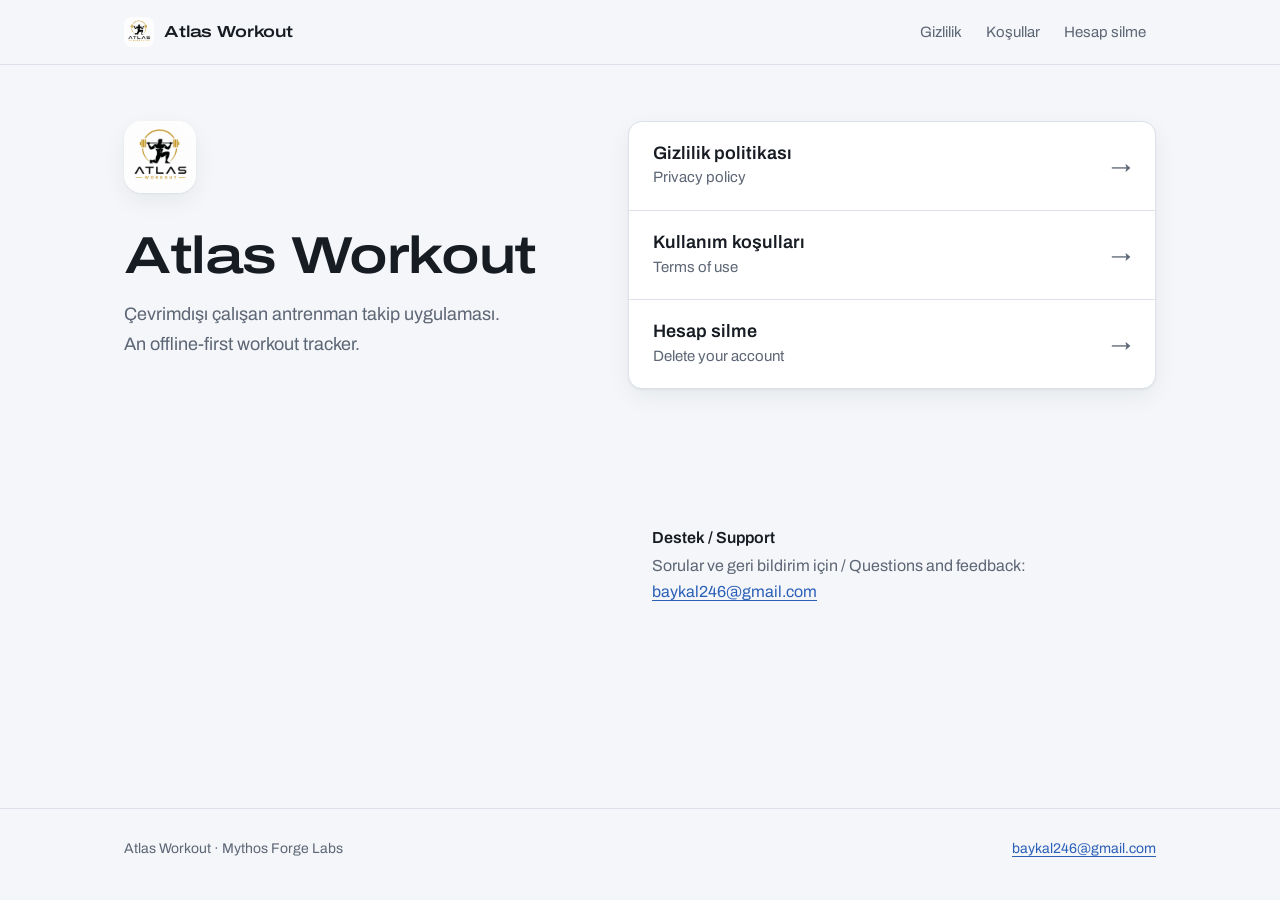
<file: index.html>
<!doctype html>
<html lang="tr">
<head>
  <meta charset="utf-8">
  <meta name="viewport" content="width=device-width, initial-scale=1">
  <title>Atlas Workout</title>
  <meta name="description" content="Çevrimdışı çalışan antrenman takip uygulaması. An offline-first workout tracker.">
  <meta name="color-scheme" content="light dark">
  <meta name="theme-color" content="#f4f6f9" media="(prefers-color-scheme: light)">
  <meta name="theme-color" content="#161a21" media="(prefers-color-scheme: dark)">
  <link rel="icon" type="image/png" href="icon.png">
  <link rel="apple-touch-icon" href="apple-touch-icon.png">
  <link rel="preload" href="fonts/archivo-expanded-600.woff" as="font" type="font/woff" crossorigin>
  <link rel="stylesheet" href="style.css">
</head>
<body>
<a class="skip" href="#main">İçeriğe geç</a>
<header class="site-header">
  <div class="bar">
    <a class="brand" href="index.html" aria-current="page"><img src="icon.png" alt="" width="30" height="30">Atlas Workout</a>
    <nav aria-label="Sayfalar">
      <a href="privacy.html">Gizlilik</a>
      <a href="terms.html">Koşullar</a>
      <a href="delete-account.html">Hesap silme</a>
    </nav>
  </div>
</header>
<main id="main" class="home">
  <div class="home-intro">
    <img src="apple-touch-icon.png" alt="Atlas Workout uygulama simgesi" width="72" height="72">
    <h1>Atlas Workout</h1>
    <p>
      <span>Çevrimdışı çalışan antrenman takip uygulaması.</span>
      <span lang="en">An offline-first workout tracker.</span>
    </p>
  </div>

  <ul class="links">
    <li><a href="privacy.html">
      <span><strong>Gizlilik politikası</strong><small lang="en">Privacy policy</small></span>
      <span class="arrow" aria-hidden="true">→</span>
    </a></li>
    <li><a href="terms.html">
      <span><strong>Kullanım koşulları</strong><small lang="en">Terms of use</small></span>
      <span class="arrow" aria-hidden="true">→</span>
    </a></li>
    <li><a href="delete-account.html">
      <span><strong>Hesap silme</strong><small lang="en">Delete your account</small></span>
      <span class="arrow" aria-hidden="true">→</span>
    </a></li>
  </ul>

  <section class="support">
    <h2>Destek <span lang="en">/ Support</span></h2>
    <p>Sorular ve geri bildirim için / <span lang="en">Questions and feedback:</span>
      <a href="mailto:baykal246@gmail.com">baykal246@gmail.com</a></p>
  </section>
</main>
<footer class="site-footer">
  <div class="bar">
    <p>Atlas Workout · Mythos Forge Labs</p>
    <p><a href="mailto:baykal246@gmail.com">baykal246@gmail.com</a></p>
  </div>
</footer>
</body>
</html>
</file>
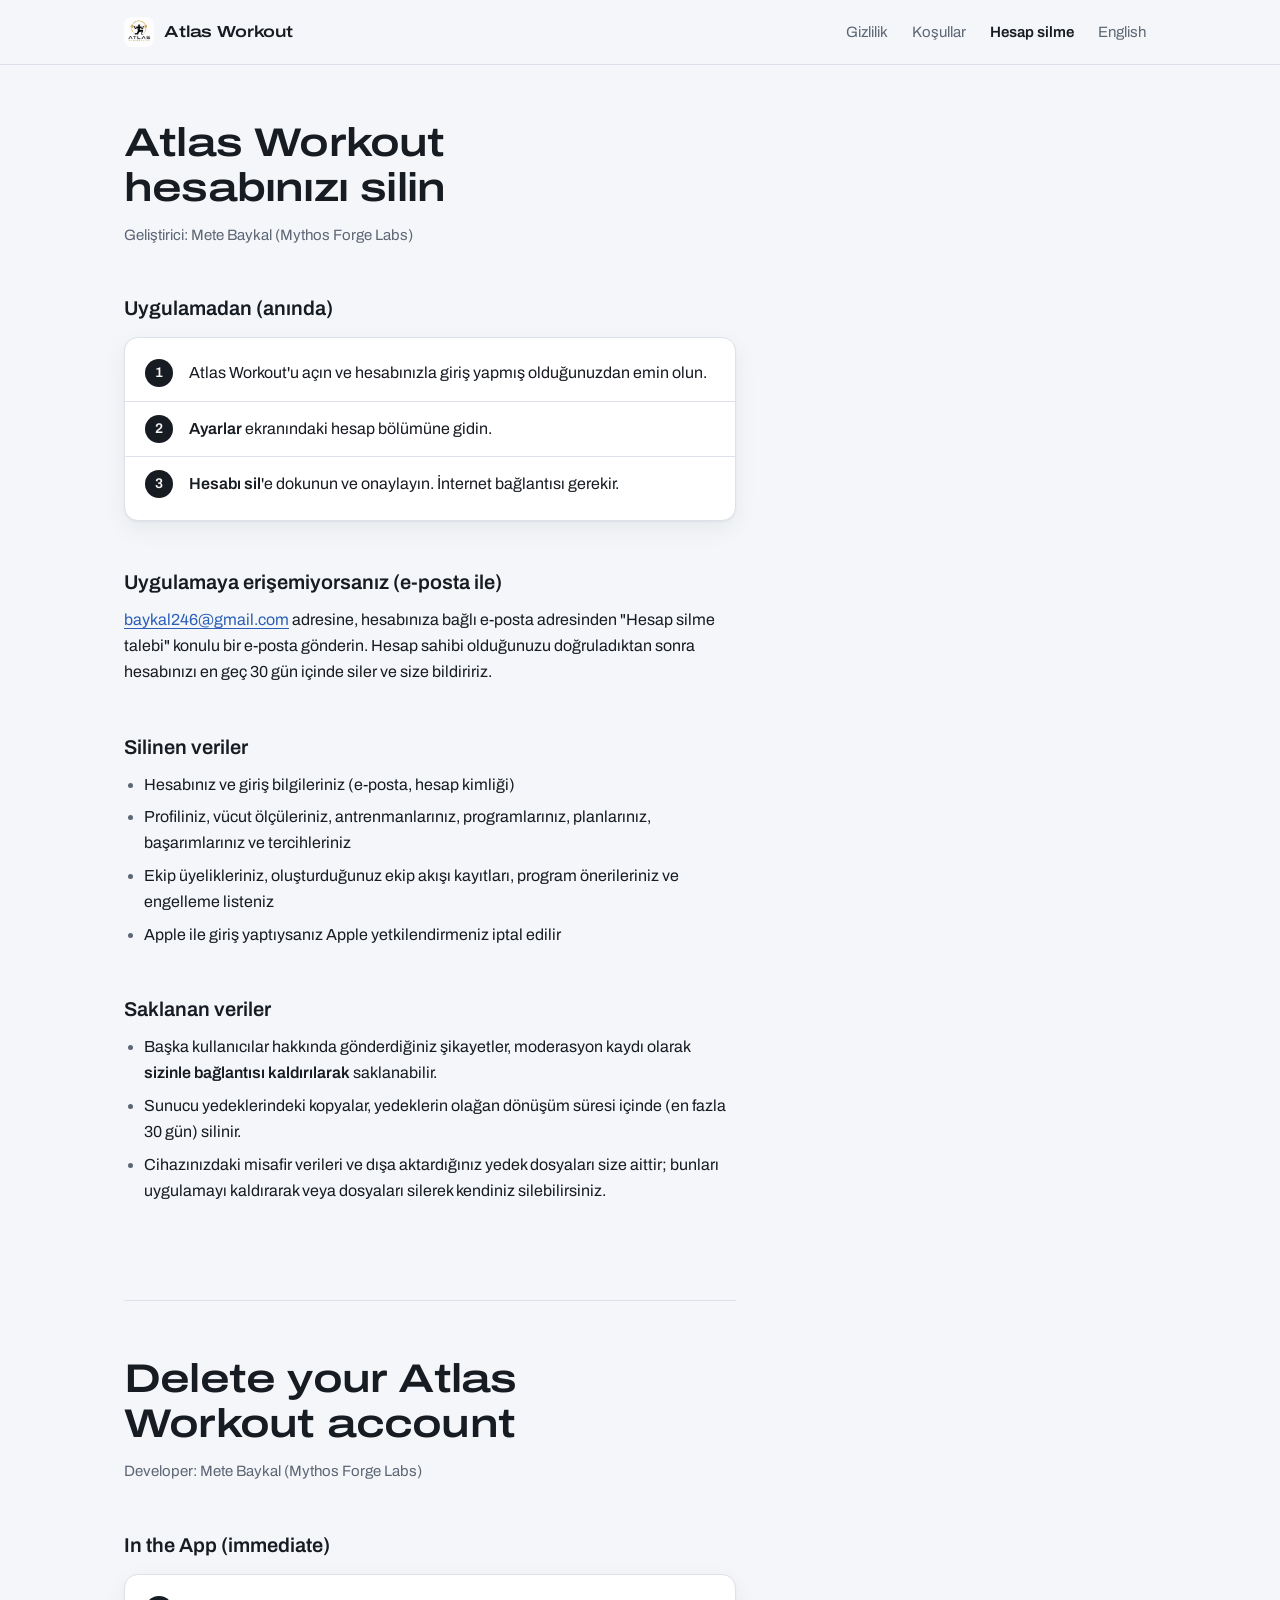
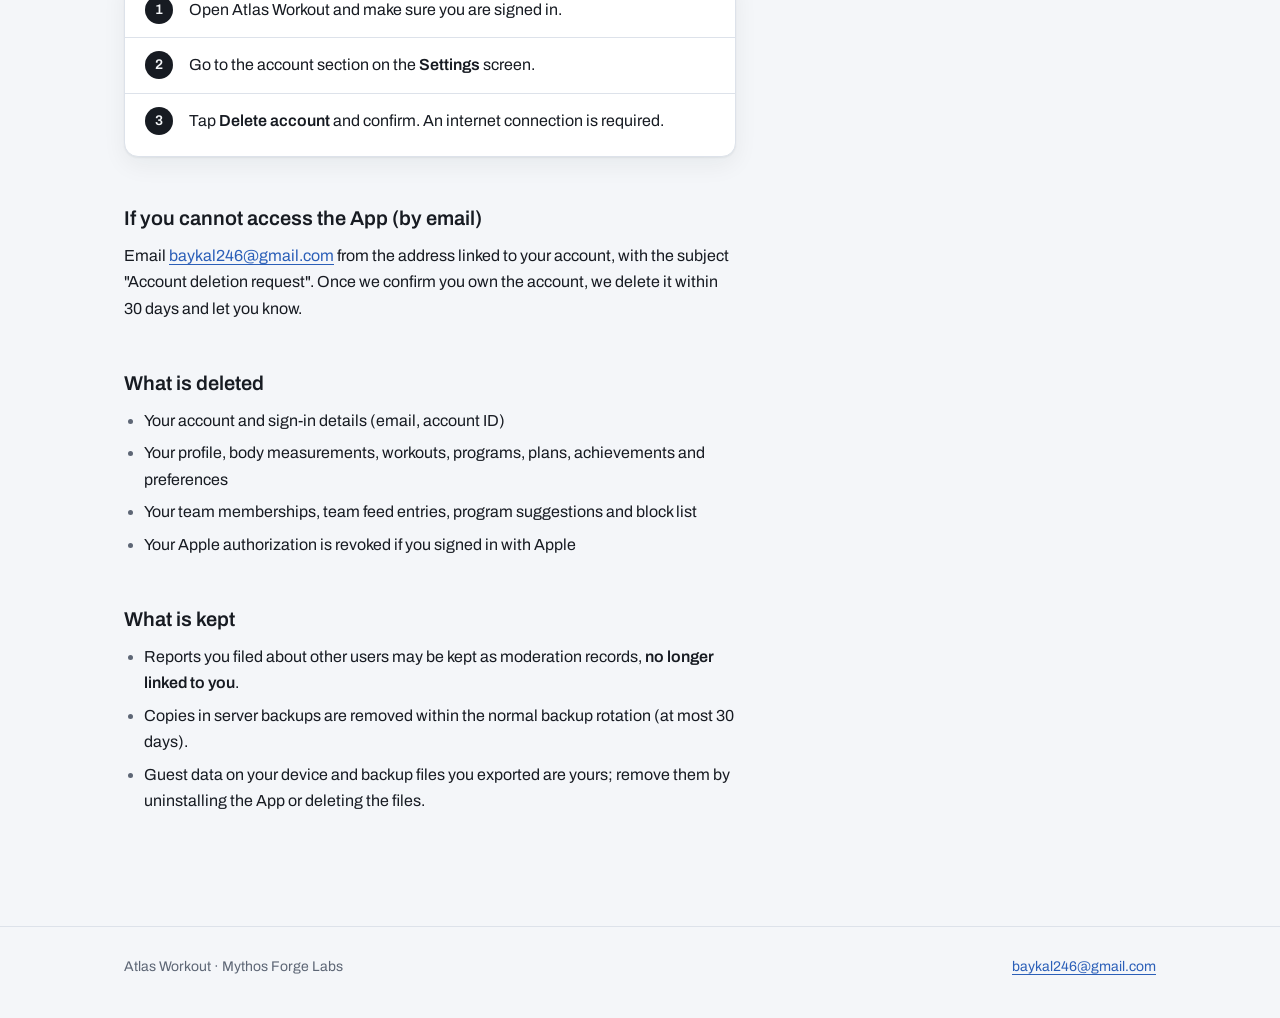
<file: delete-account.html>
<!doctype html>
<html lang="tr">
<head>
  <meta charset="utf-8">
  <meta name="viewport" content="width=device-width, initial-scale=1">
  <title>Hesap Silme · Atlas Workout</title>
  <meta name="color-scheme" content="light dark">
  <meta name="theme-color" content="#f4f6f9" media="(prefers-color-scheme: light)">
  <meta name="theme-color" content="#161a21" media="(prefers-color-scheme: dark)">
  <link rel="icon" type="image/png" href="icon.png">
  <link rel="apple-touch-icon" href="apple-touch-icon.png">
  <link rel="preload" href="fonts/archivo-400.woff" as="font" type="font/woff" crossorigin>
  <link rel="stylesheet" href="style.css">
</head>
<body>
<a class="skip" href="#main">İçeriğe geç</a>
<header class="site-header">
  <div class="bar">
    <a class="brand" href="index.html"><img src="icon.png" alt="" width="30" height="30">Atlas Workout</a>
    <nav aria-label="Sayfalar">
      <a href="privacy.html">Gizlilik</a>
      <a href="terms.html">Koşullar</a>
      <a href="delete-account.html" aria-current="page">Hesap silme</a>
      <a href="#en" lang="en">English</a>
    </nav>
  </div>
</header>
<main id="main">
<article class="doc">

  <h1>Atlas Workout hesabınızı silin</h1>
  <p class="meta">Geliştirici: Mete Baykal (Mythos Forge Labs)</p>

  <h2>Uygulamadan (anında)</h2>
  <ol class="steps">
    <li>Atlas Workout'u açın ve hesabınızla giriş yapmış olduğunuzdan emin olun.</li>
    <li><strong>Ayarlar</strong> ekranındaki hesap bölümüne gidin.</li>
    <li><strong>Hesabı sil</strong>'e dokunun ve onaylayın. İnternet bağlantısı gerekir.</li>
  </ol>

  <h2>Uygulamaya erişemiyorsanız (e-posta ile)</h2>
  <p><a href="mailto:baykal246@gmail.com?subject=Hesap%20silme%20talebi">baykal246@gmail.com</a>
  adresine, hesabınıza bağlı e-posta adresinden "Hesap silme talebi" konulu
  bir e-posta gönderin. Hesap sahibi olduğunuzu doğruladıktan sonra
  hesabınızı en geç 30 gün içinde siler ve size bildiririz.</p>

  <h2>Silinen veriler</h2>
  <ul>
    <li>Hesabınız ve giriş bilgileriniz (e-posta, hesap kimliği)</li>
    <li>Profiliniz, vücut ölçüleriniz, antrenmanlarınız, programlarınız,
    planlarınız, başarımlarınız ve tercihleriniz</li>
    <li>Ekip üyelikleriniz, oluşturduğunuz ekip akışı kayıtları, program
    önerileriniz ve engelleme listeniz</li>
    <li>Apple ile giriş yaptıysanız Apple yetkilendirmeniz iptal edilir</li>
  </ul>

  <h2>Saklanan veriler</h2>
  <ul>
    <li>Başka kullanıcılar hakkında gönderdiğiniz şikayetler, moderasyon
    kaydı olarak <strong>sizinle bağlantısı kaldırılarak</strong> saklanabilir.</li>
    <li>Sunucu yedeklerindeki kopyalar, yedeklerin olağan dönüşüm süresi
    içinde (en fazla 30 gün) silinir.</li>
    <li>Cihazınızdaki misafir verileri ve dışa aktardığınız yedek dosyaları
    size aittir; bunları uygulamayı kaldırarak veya dosyaları silerek
    kendiniz silebilirsiniz.</li>
  </ul>

  <section class="lang" id="en" lang="en">
    <h1>Delete your Atlas Workout account</h1>
    <p class="meta">Developer: Mete Baykal (Mythos Forge Labs)</p>

    <h2>In the App (immediate)</h2>
    <ol class="steps">
      <li>Open Atlas Workout and make sure you are signed in.</li>
      <li>Go to the account section on the <strong>Settings</strong> screen.</li>
      <li>Tap <strong>Delete account</strong> and confirm. An internet
      connection is required.</li>
    </ol>

    <h2>If you cannot access the App (by email)</h2>
    <p>Email <a href="mailto:baykal246@gmail.com?subject=Account%20deletion%20request">baykal246@gmail.com</a>
    from the address linked to your account, with the subject "Account
    deletion request". Once we confirm you own the account, we delete it
    within 30 days and let you know.</p>

    <h2>What is deleted</h2>
    <ul>
      <li>Your account and sign-in details (email, account ID)</li>
      <li>Your profile, body measurements, workouts, programs, plans,
      achievements and preferences</li>
      <li>Your team memberships, team feed entries, program suggestions and
      block list</li>
      <li>Your Apple authorization is revoked if you signed in with Apple</li>
    </ul>

    <h2>What is kept</h2>
    <ul>
      <li>Reports you filed about other users may be kept as moderation
      records, <strong>no longer linked to you</strong>.</li>
      <li>Copies in server backups are removed within the normal backup
      rotation (at most 30 days).</li>
      <li>Guest data on your device and backup files you exported are yours;
      remove them by uninstalling the App or deleting the files.</li>
    </ul>
  </section>
</article>
</main>
<footer class="site-footer">
  <div class="bar">
    <p>Atlas Workout · Mythos Forge Labs</p>
    <p><a href="mailto:baykal246@gmail.com">baykal246@gmail.com</a></p>
  </div>
</footer>
</body>
</html>
</file>
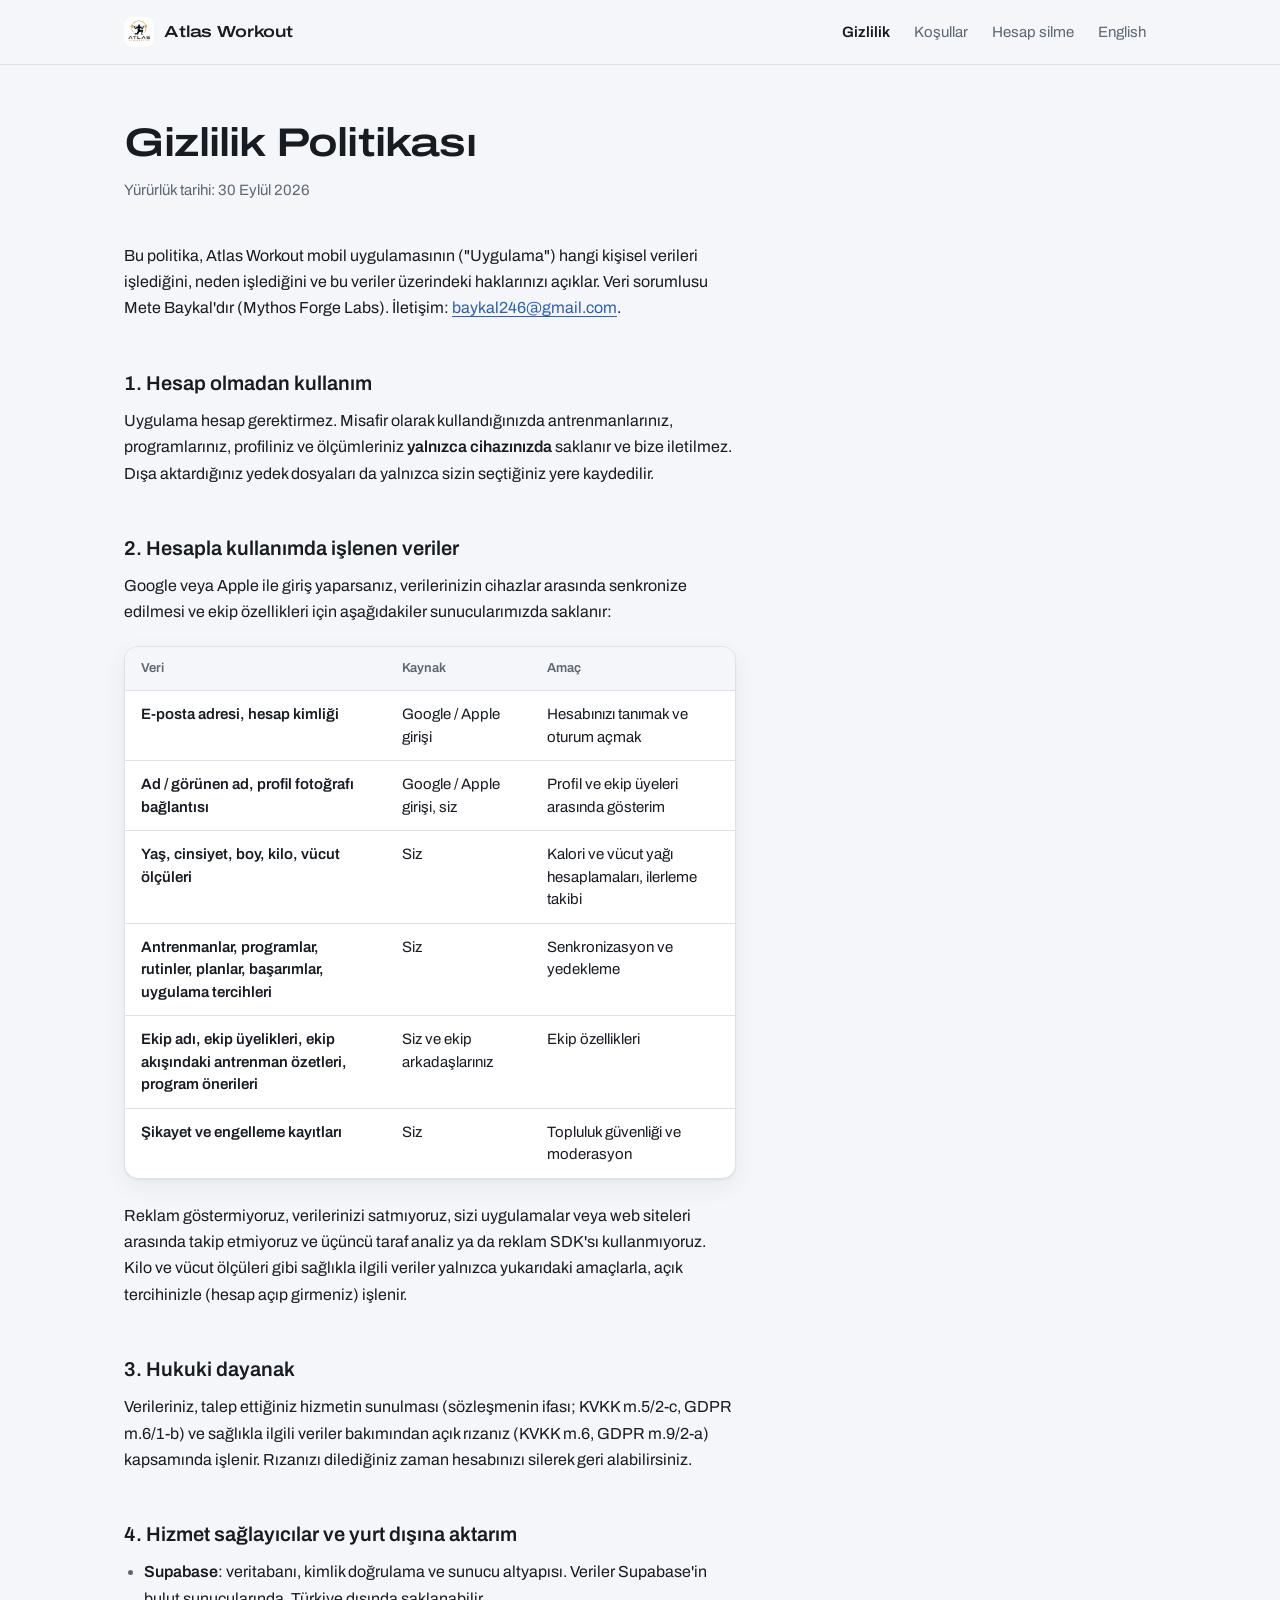
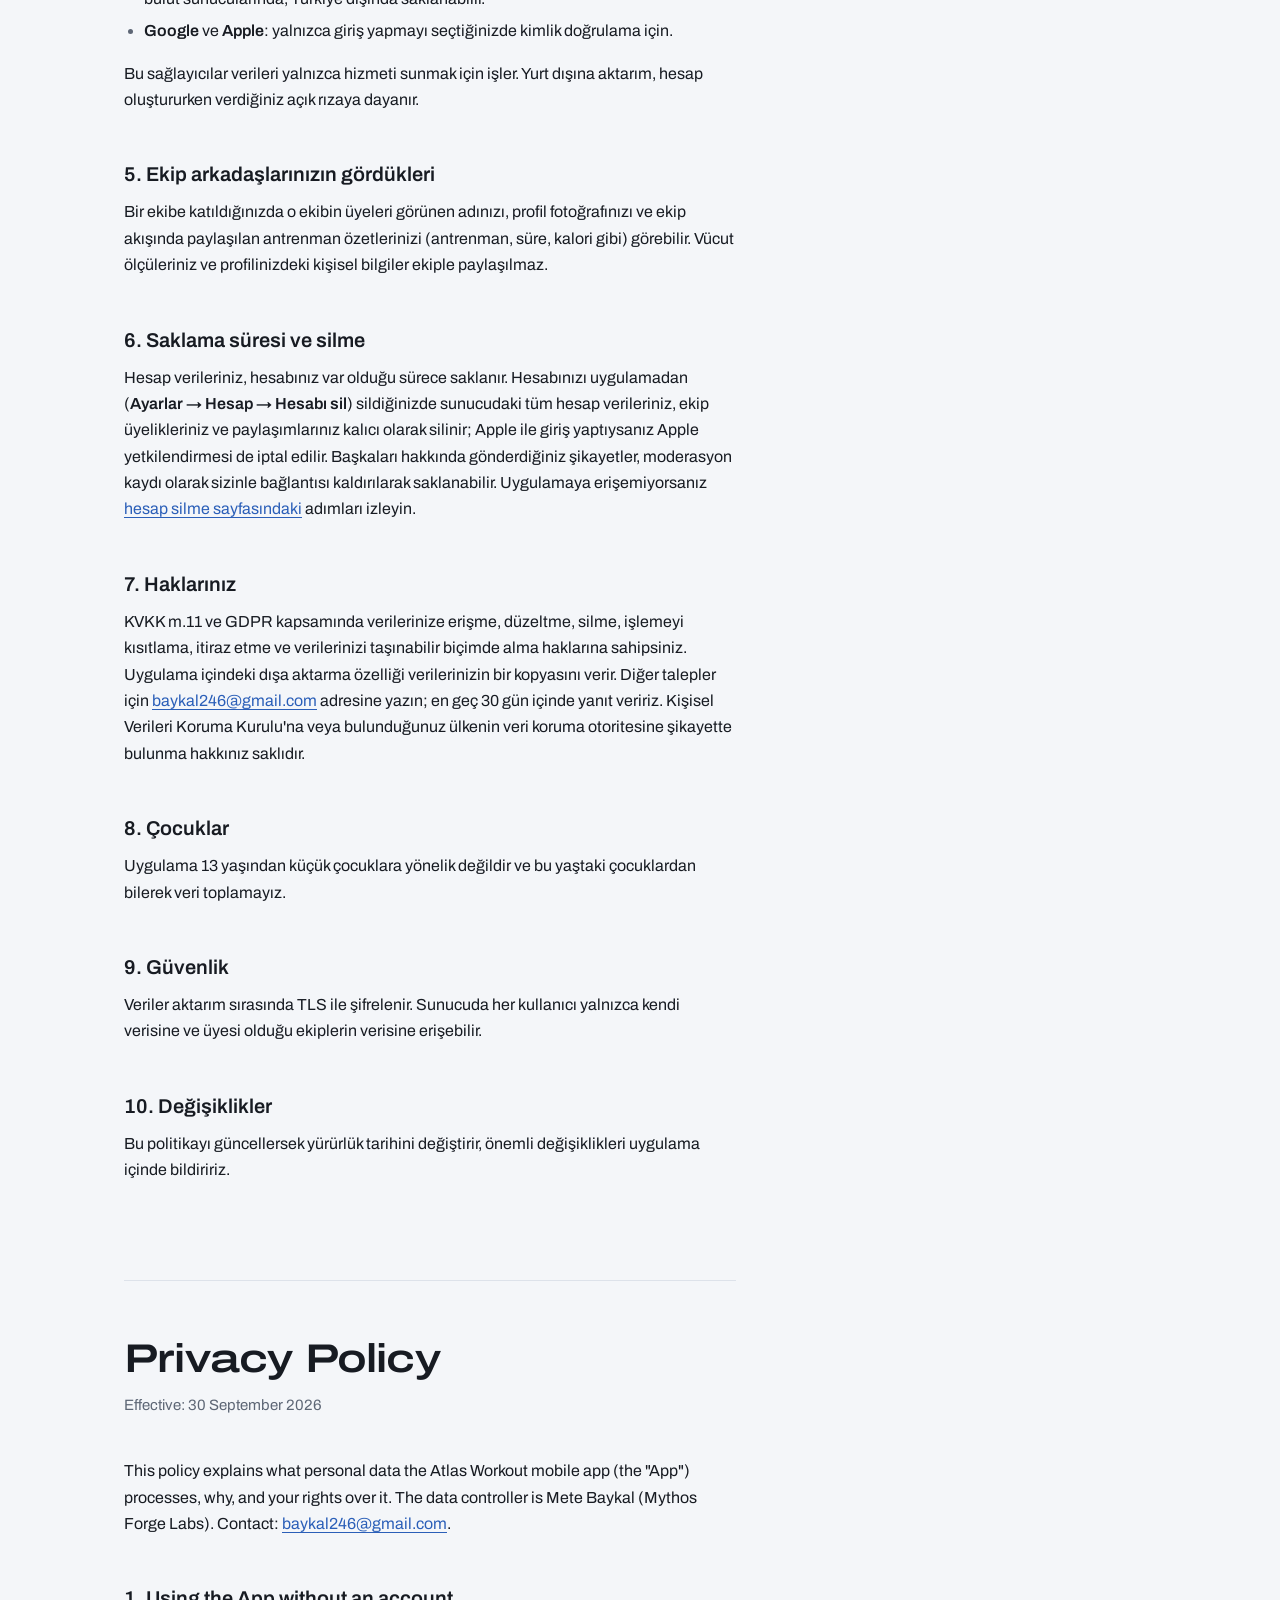
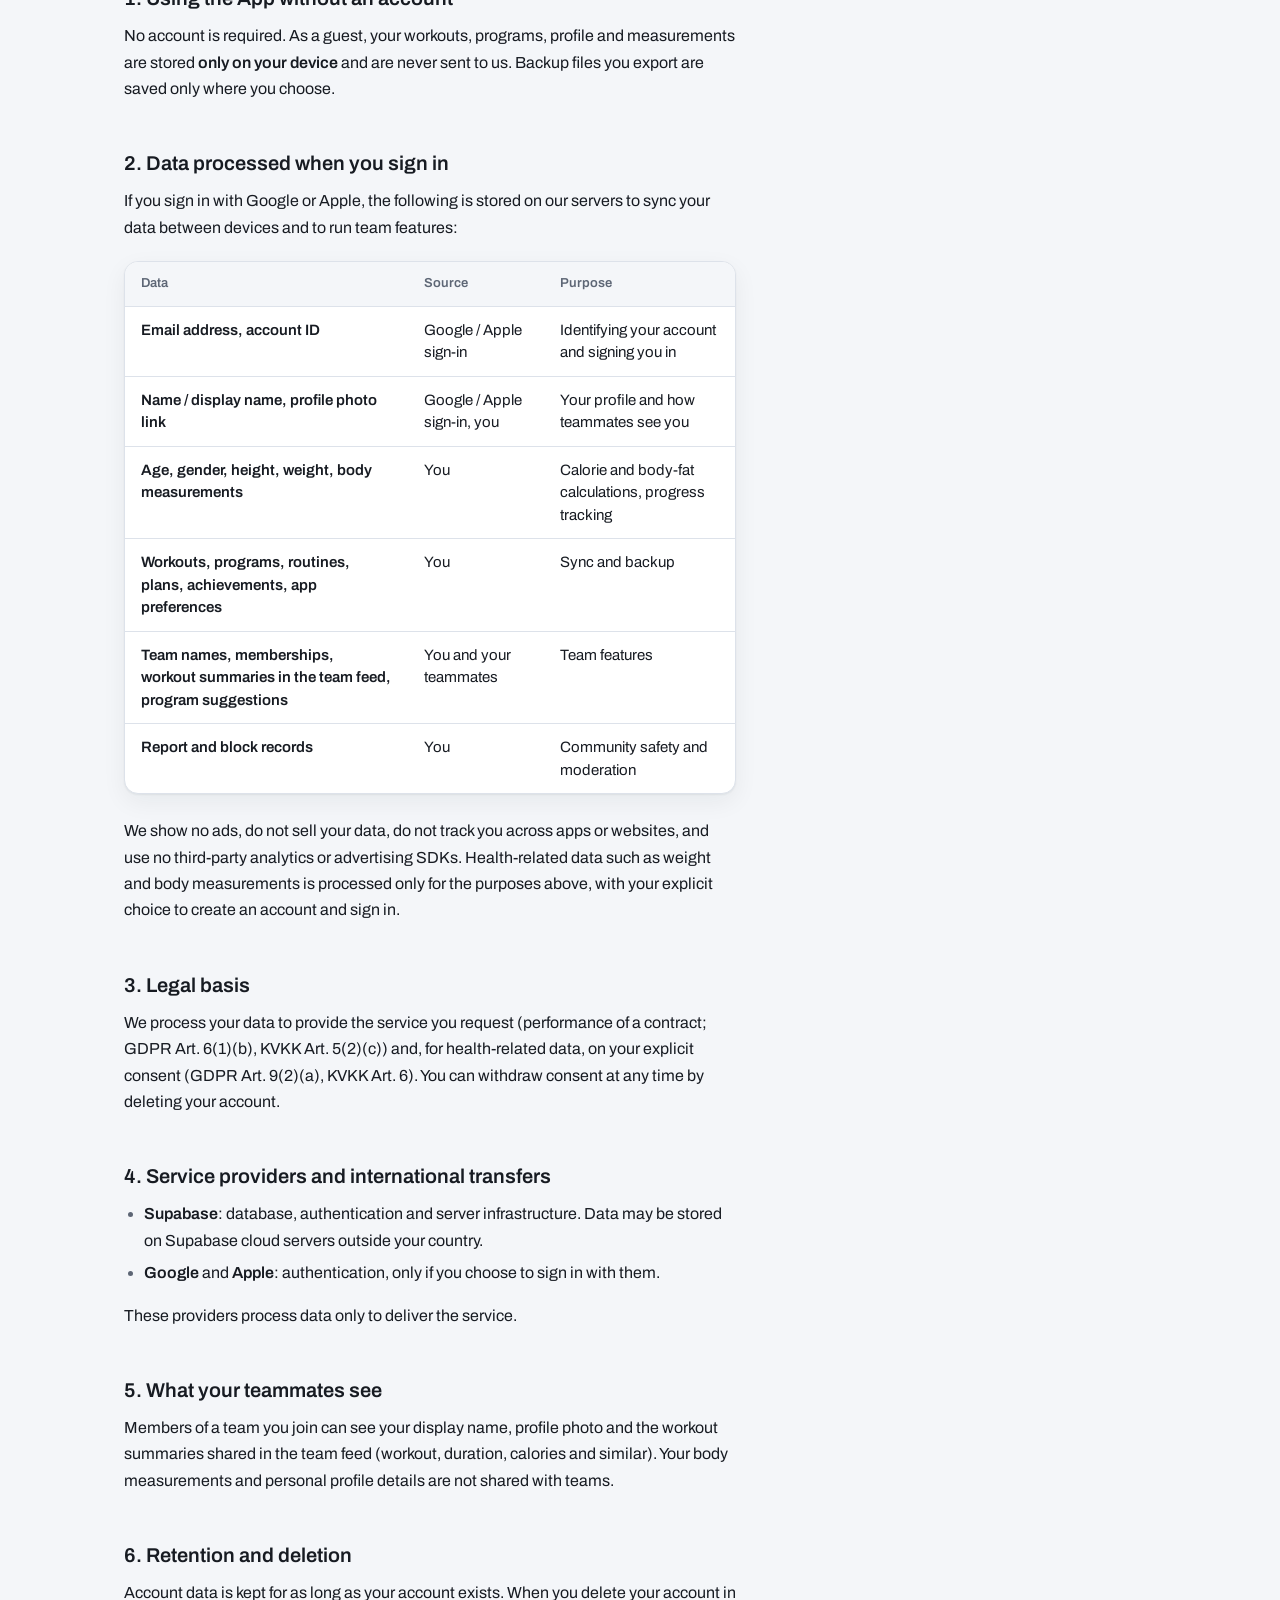
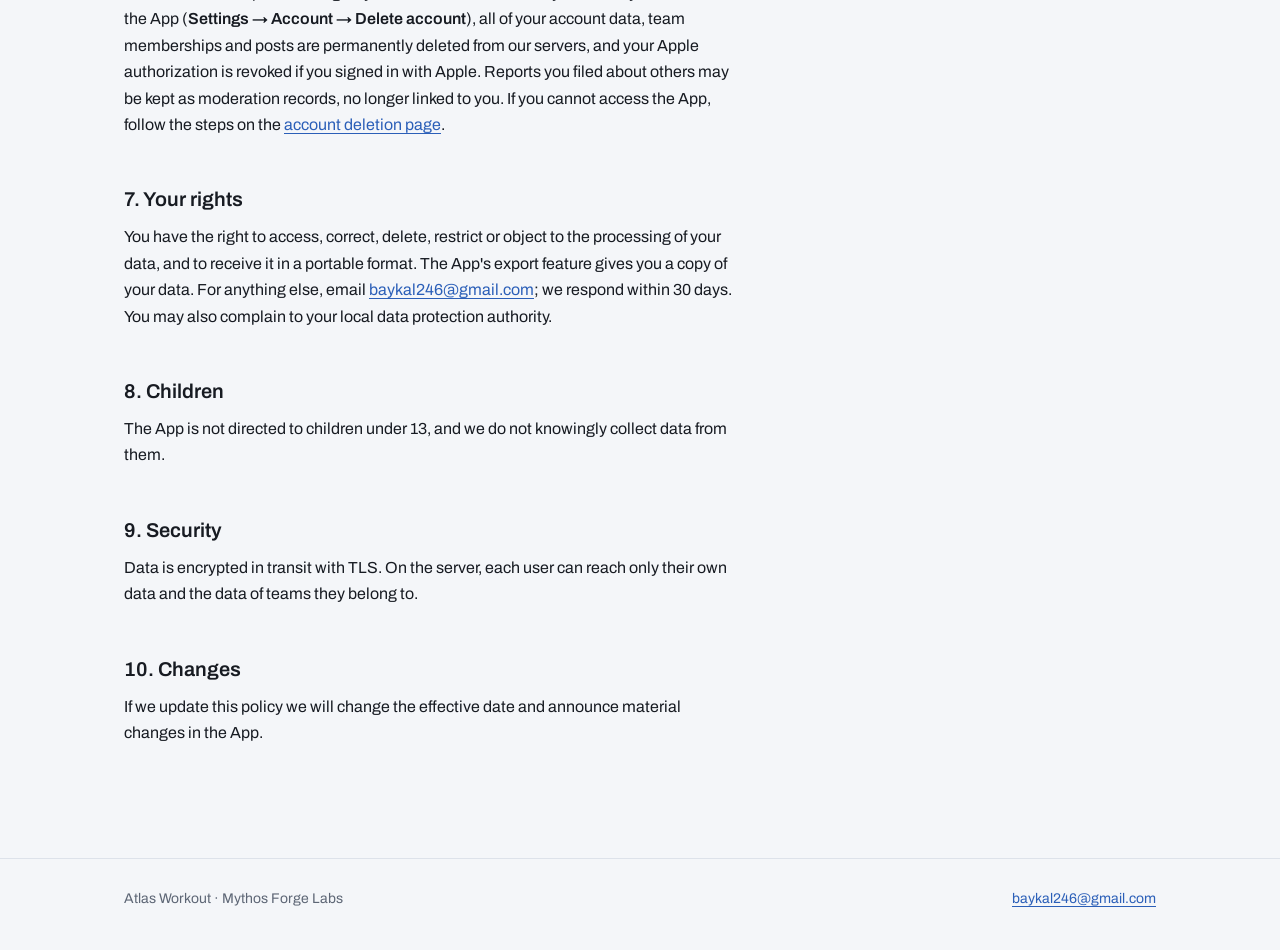
<file: privacy.html>
<!doctype html>
<html lang="tr">
<head>
  <meta charset="utf-8">
  <meta name="viewport" content="width=device-width, initial-scale=1">
  <title>Gizlilik Politikası · Atlas Workout</title>
  <meta name="color-scheme" content="light dark">
  <meta name="theme-color" content="#f4f6f9" media="(prefers-color-scheme: light)">
  <meta name="theme-color" content="#161a21" media="(prefers-color-scheme: dark)">
  <link rel="icon" type="image/png" href="icon.png">
  <link rel="apple-touch-icon" href="apple-touch-icon.png">
  <link rel="preload" href="fonts/archivo-400.woff" as="font" type="font/woff" crossorigin>
  <link rel="stylesheet" href="style.css">
</head>
<body>
<a class="skip" href="#main">İçeriğe geç</a>
<header class="site-header">
  <div class="bar">
    <a class="brand" href="index.html"><img src="icon.png" alt="" width="30" height="30">Atlas Workout</a>
    <nav aria-label="Sayfalar">
      <a href="privacy.html" aria-current="page">Gizlilik</a>
      <a href="terms.html">Koşullar</a>
      <a href="delete-account.html">Hesap silme</a>
      <a href="#en" lang="en">English</a>
    </nav>
  </div>
</header>
<main id="main">
<article class="doc">

  <h1>Gizlilik Politikası</h1>
  <p class="meta">Yürürlük tarihi: 30 Eylül 2026</p>

  <p>Bu politika, Atlas Workout mobil uygulamasının ("Uygulama") hangi
  kişisel verileri işlediğini, neden işlediğini ve bu veriler üzerindeki
  haklarınızı açıklar. Veri sorumlusu Mete Baykal'dır (Mythos Forge Labs).
  İletişim: <a href="mailto:baykal246@gmail.com">baykal246@gmail.com</a>.</p>

  <h2>1. Hesap olmadan kullanım</h2>
  <p>Uygulama hesap gerektirmez. Misafir olarak kullandığınızda
  antrenmanlarınız, programlarınız, profiliniz ve ölçümleriniz
  <strong>yalnızca cihazınızda</strong> saklanır ve bize iletilmez.
  Dışa aktardığınız yedek dosyaları da yalnızca sizin seçtiğiniz yere
  kaydedilir.</p>

  <h2>2. Hesapla kullanımda işlenen veriler</h2>
  <p>Google veya Apple ile giriş yaparsanız, verilerinizin cihazlar arasında
  senkronize edilmesi ve ekip özellikleri için aşağıdakiler sunucularımızda
  saklanır:</p>
  <div class="table-wrap">
  <table>
    <tr><th>Veri</th><th>Kaynak</th><th>Amaç</th></tr>
    <tr><td>E-posta adresi, hesap kimliği</td><td>Google / Apple girişi</td><td>Hesabınızı tanımak ve oturum açmak</td></tr>
    <tr><td>Ad / görünen ad, profil fotoğrafı bağlantısı</td><td>Google / Apple girişi, siz</td><td>Profil ve ekip üyeleri arasında gösterim</td></tr>
    <tr><td>Yaş, cinsiyet, boy, kilo, vücut ölçüleri</td><td>Siz</td><td>Kalori ve vücut yağı hesaplamaları, ilerleme takibi</td></tr>
    <tr><td>Antrenmanlar, programlar, rutinler, planlar, başarımlar, uygulama tercihleri</td><td>Siz</td><td>Senkronizasyon ve yedekleme</td></tr>
    <tr><td>Ekip adı, ekip üyelikleri, ekip akışındaki antrenman özetleri, program önerileri</td><td>Siz ve ekip arkadaşlarınız</td><td>Ekip özellikleri</td></tr>
    <tr><td>Şikayet ve engelleme kayıtları</td><td>Siz</td><td>Topluluk güvenliği ve moderasyon</td></tr>
  </table>
  </div>
  <p>Reklam göstermiyoruz, verilerinizi satmıyoruz, sizi uygulamalar veya
  web siteleri arasında takip etmiyoruz ve üçüncü taraf analiz ya da
  reklam SDK'sı kullanmıyoruz. Kilo ve vücut ölçüleri gibi sağlıkla ilgili
  veriler yalnızca yukarıdaki amaçlarla, açık tercihinizle (hesap açıp
  girmeniz) işlenir.</p>

  <h2>3. Hukuki dayanak</h2>
  <p>Verileriniz, talep ettiğiniz hizmetin sunulması (sözleşmenin ifası;
  KVKK m.5/2-c, GDPR m.6/1-b) ve sağlıkla ilgili veriler bakımından açık
  rızanız (KVKK m.6, GDPR m.9/2-a) kapsamında işlenir. Rızanızı dilediğiniz
  zaman hesabınızı silerek geri alabilirsiniz.</p>

  <h2>4. Hizmet sağlayıcılar ve yurt dışına aktarım</h2>
  <ul>
    <li><strong>Supabase</strong>: veritabanı, kimlik doğrulama ve sunucu
    altyapısı. Veriler Supabase'in bulut sunucularında, Türkiye dışında
    saklanabilir.</li>
    <li><strong>Google</strong> ve <strong>Apple</strong>: yalnızca giriş
    yapmayı seçtiğinizde kimlik doğrulama için.</li>
  </ul>
  <p>Bu sağlayıcılar verileri yalnızca hizmeti sunmak için işler. Yurt
  dışına aktarım, hesap oluştururken verdiğiniz açık rızaya dayanır.</p>

  <h2>5. Ekip arkadaşlarınızın gördükleri</h2>
  <p>Bir ekibe katıldığınızda o ekibin üyeleri görünen adınızı, profil
  fotoğrafınızı ve ekip akışında paylaşılan antrenman özetlerinizi
  (antrenman, süre, kalori gibi) görebilir. Vücut ölçüleriniz ve
  profilinizdeki kişisel bilgiler ekiple paylaşılmaz.</p>

  <h2>6. Saklama süresi ve silme</h2>
  <p>Hesap verileriniz, hesabınız var olduğu sürece saklanır. Hesabınızı
  uygulamadan (<em>Ayarlar → Hesap → Hesabı sil</em>) sildiğinizde
  sunucudaki tüm hesap verileriniz, ekip üyelikleriniz ve paylaşımlarınız
  kalıcı olarak silinir; Apple ile giriş yaptıysanız Apple yetkilendirmesi
  de iptal edilir. Başkaları hakkında gönderdiğiniz şikayetler, moderasyon
  kaydı olarak sizinle bağlantısı kaldırılarak saklanabilir. Uygulamaya
  erişemiyorsanız <a href="delete-account.html">hesap silme sayfasındaki</a>
  adımları izleyin.</p>

  <h2>7. Haklarınız</h2>
  <p>KVKK m.11 ve GDPR kapsamında verilerinize erişme, düzeltme, silme,
  işlemeyi kısıtlama, itiraz etme ve verilerinizi taşınabilir biçimde
  alma haklarına sahipsiniz. Uygulama içindeki dışa aktarma özelliği
  verilerinizin bir kopyasını verir. Diğer talepler için
  <a href="mailto:baykal246@gmail.com">baykal246@gmail.com</a> adresine yazın; en geç
  30 gün içinde yanıt veririz. Kişisel Verileri Koruma Kurulu'na veya
  bulunduğunuz ülkenin veri koruma otoritesine şikayette bulunma hakkınız
  saklıdır.</p>

  <h2>8. Çocuklar</h2>
  <p>Uygulama 13 yaşından küçük çocuklara yönelik değildir ve bu yaştaki
  çocuklardan bilerek veri toplamayız.</p>

  <h2>9. Güvenlik</h2>
  <p>Veriler aktarım sırasında TLS ile şifrelenir. Sunucuda her kullanıcı
  yalnızca kendi verisine ve üyesi olduğu ekiplerin verisine erişebilir.</p>

  <h2>10. Değişiklikler</h2>
  <p>Bu politikayı güncellersek yürürlük tarihini değiştirir, önemli
  değişiklikleri uygulama içinde bildiririz.</p>

  <section class="lang" id="en" lang="en">
    <h1>Privacy Policy</h1>
    <p class="meta">Effective: 30 September 2026</p>

    <p>This policy explains what personal data the Atlas Workout mobile app
    (the "App") processes, why, and your rights over it. The data controller
    is Mete Baykal (Mythos Forge Labs). Contact:
    <a href="mailto:baykal246@gmail.com">baykal246@gmail.com</a>.</p>

    <h2>1. Using the App without an account</h2>
    <p>No account is required. As a guest, your workouts, programs, profile
    and measurements are stored <strong>only on your device</strong> and are
    never sent to us. Backup files you export are saved only where you
    choose.</p>

    <h2>2. Data processed when you sign in</h2>
    <p>If you sign in with Google or Apple, the following is stored on our
    servers to sync your data between devices and to run team features:</p>
    <div class="table-wrap">
    <table>
      <tr><th>Data</th><th>Source</th><th>Purpose</th></tr>
      <tr><td>Email address, account ID</td><td>Google / Apple sign-in</td><td>Identifying your account and signing you in</td></tr>
      <tr><td>Name / display name, profile photo link</td><td>Google / Apple sign-in, you</td><td>Your profile and how teammates see you</td></tr>
      <tr><td>Age, gender, height, weight, body measurements</td><td>You</td><td>Calorie and body-fat calculations, progress tracking</td></tr>
      <tr><td>Workouts, programs, routines, plans, achievements, app preferences</td><td>You</td><td>Sync and backup</td></tr>
      <tr><td>Team names, memberships, workout summaries in the team feed, program suggestions</td><td>You and your teammates</td><td>Team features</td></tr>
      <tr><td>Report and block records</td><td>You</td><td>Community safety and moderation</td></tr>
    </table>
    </div>
    <p>We show no ads, do not sell your data, do not track you across apps
    or websites, and use no third-party analytics or advertising SDKs.
    Health-related data such as weight and body measurements is processed
    only for the purposes above, with your explicit choice to create an
    account and sign in.</p>

    <h2>3. Legal basis</h2>
    <p>We process your data to provide the service you request (performance
    of a contract; GDPR Art. 6(1)(b), KVKK Art. 5(2)(c)) and, for
    health-related data, on your explicit consent (GDPR Art. 9(2)(a), KVKK
    Art. 6). You can withdraw consent at any time by deleting your
    account.</p>

    <h2>4. Service providers and international transfers</h2>
    <ul>
      <li><strong>Supabase</strong>: database, authentication and server
      infrastructure. Data may be stored on Supabase cloud servers outside
      your country.</li>
      <li><strong>Google</strong> and <strong>Apple</strong>: authentication,
      only if you choose to sign in with them.</li>
    </ul>
    <p>These providers process data only to deliver the service.</p>

    <h2>5. What your teammates see</h2>
    <p>Members of a team you join can see your display name, profile photo
    and the workout summaries shared in the team feed (workout, duration,
    calories and similar). Your body measurements and personal profile
    details are not shared with teams.</p>

    <h2>6. Retention and deletion</h2>
    <p>Account data is kept for as long as your account exists. When you
    delete your account in the App (<em>Settings → Account → Delete
    account</em>), all of your account data, team memberships and posts are
    permanently deleted from our servers, and your Apple authorization is
    revoked if you signed in with Apple. Reports you filed about others may
    be kept as moderation records, no longer linked to you. If you cannot
    access the App, follow the steps on the
    <a href="delete-account.html">account deletion page</a>.</p>

    <h2>7. Your rights</h2>
    <p>You have the right to access, correct, delete, restrict or object to
    the processing of your data, and to receive it in a portable format. The
    App's export feature gives you a copy of your data. For anything else,
    email <a href="mailto:baykal246@gmail.com">baykal246@gmail.com</a>; we respond within
    30 days. You may also complain to your local data protection
    authority.</p>

    <h2>8. Children</h2>
    <p>The App is not directed to children under 13, and we do not knowingly
    collect data from them.</p>

    <h2>9. Security</h2>
    <p>Data is encrypted in transit with TLS. On the server, each user can
    reach only their own data and the data of teams they belong to.</p>

    <h2>10. Changes</h2>
    <p>If we update this policy we will change the effective date and
    announce material changes in the App.</p>
  </section>
</article>
</main>
<footer class="site-footer">
  <div class="bar">
    <p>Atlas Workout · Mythos Forge Labs</p>
    <p><a href="mailto:baykal246@gmail.com">baykal246@gmail.com</a></p>
  </div>
</footer>
</body>
</html>
</file>
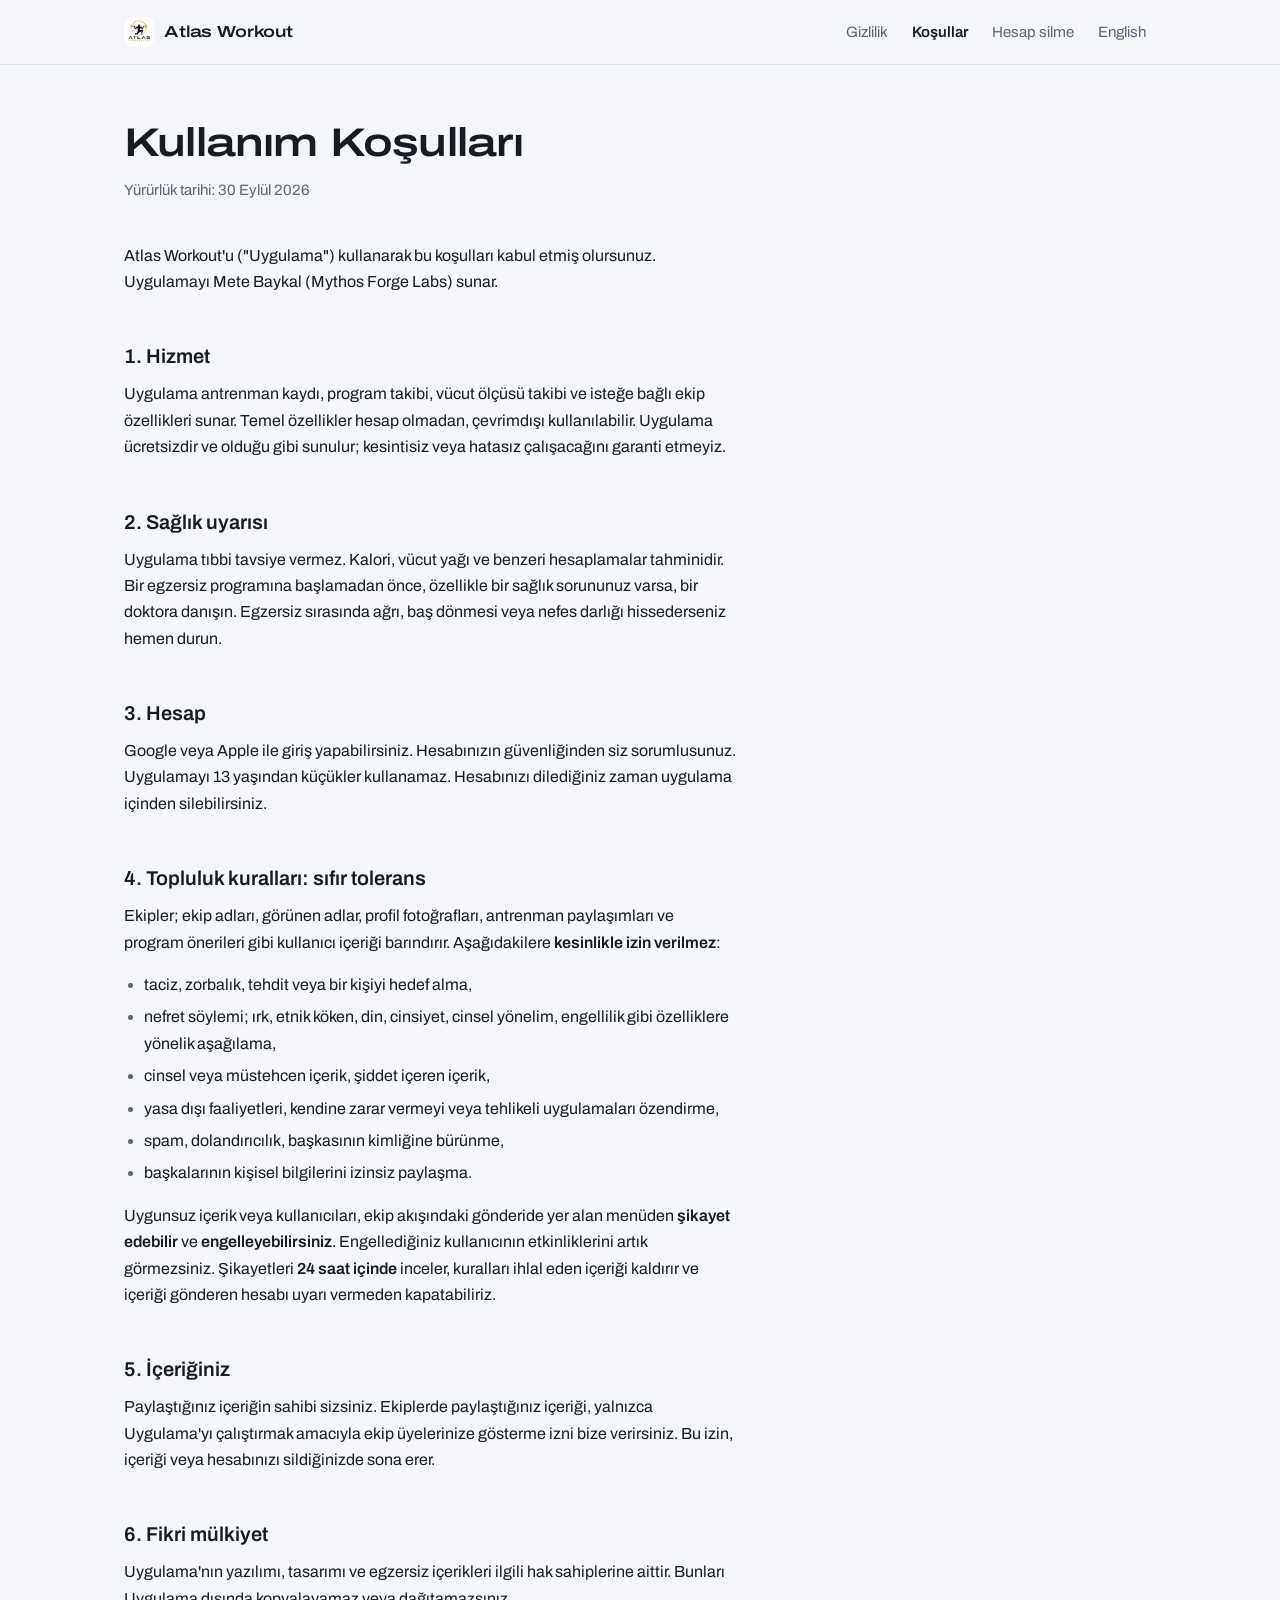
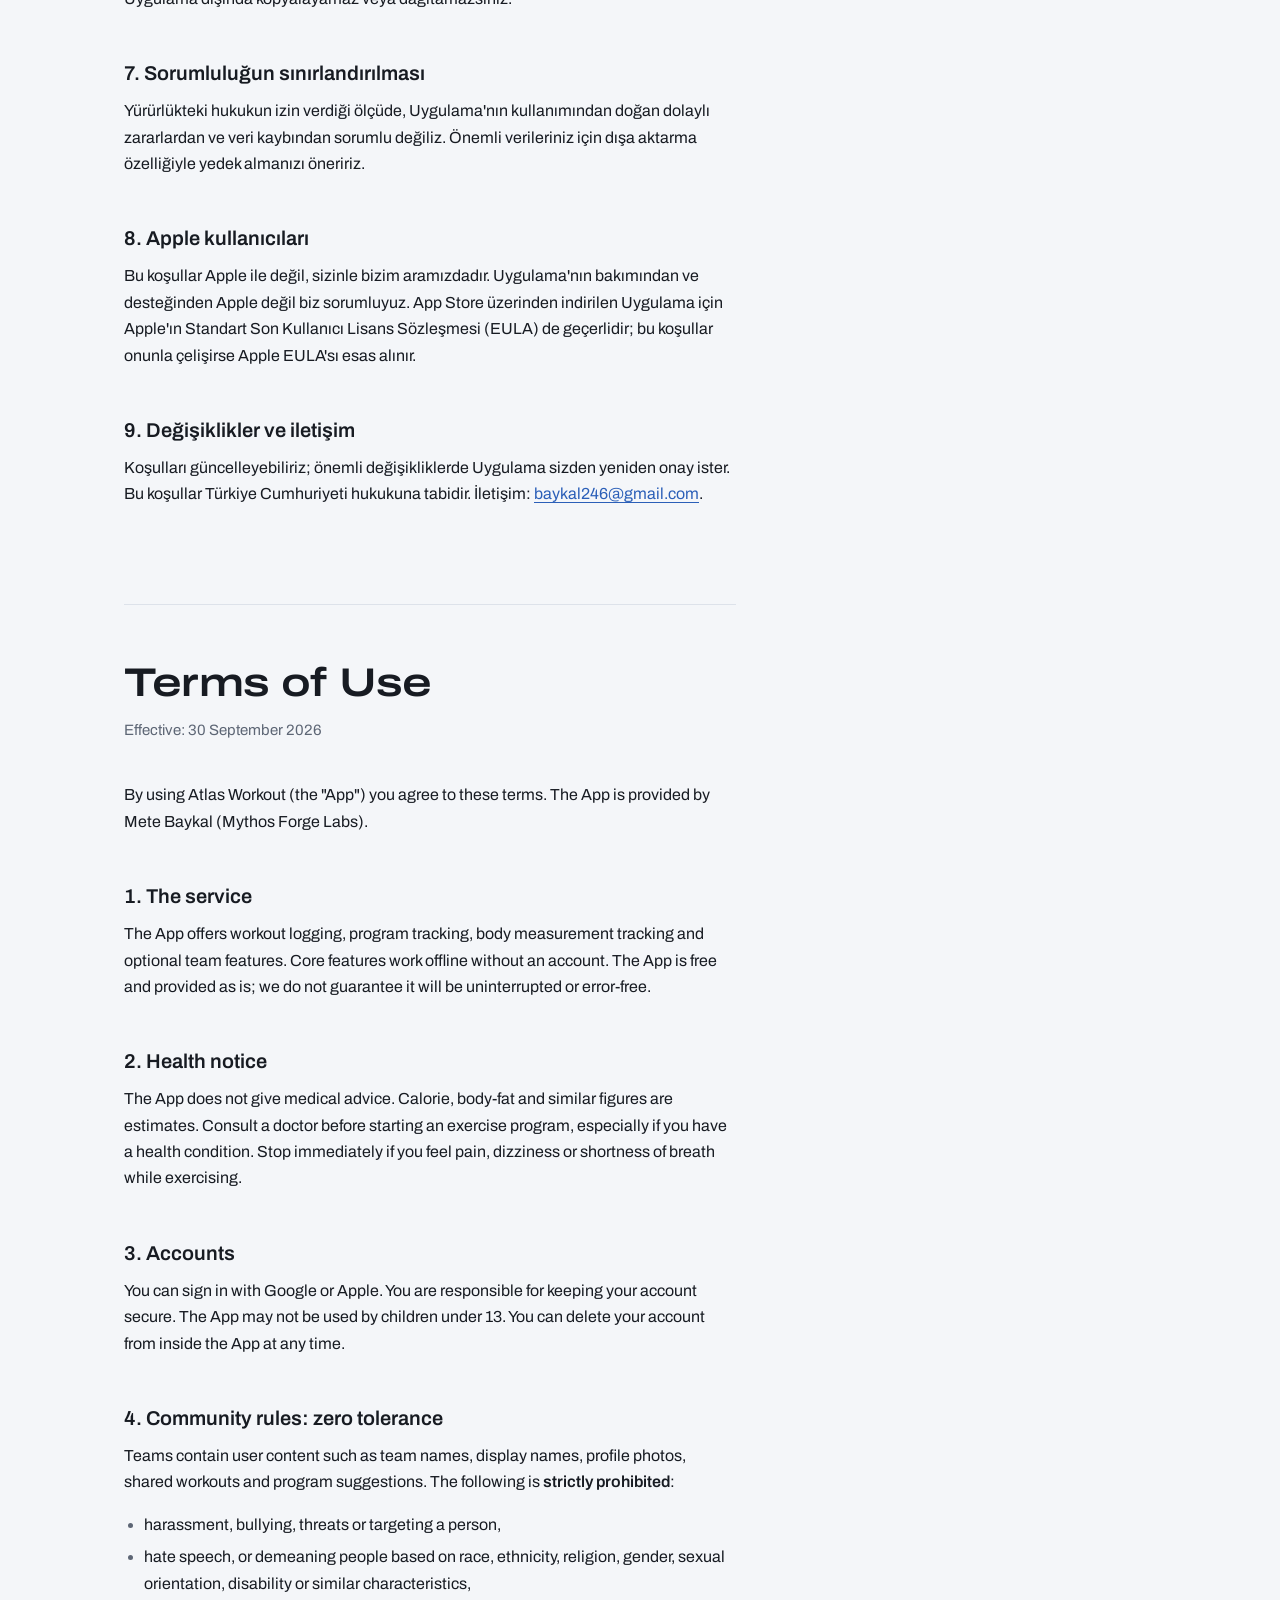
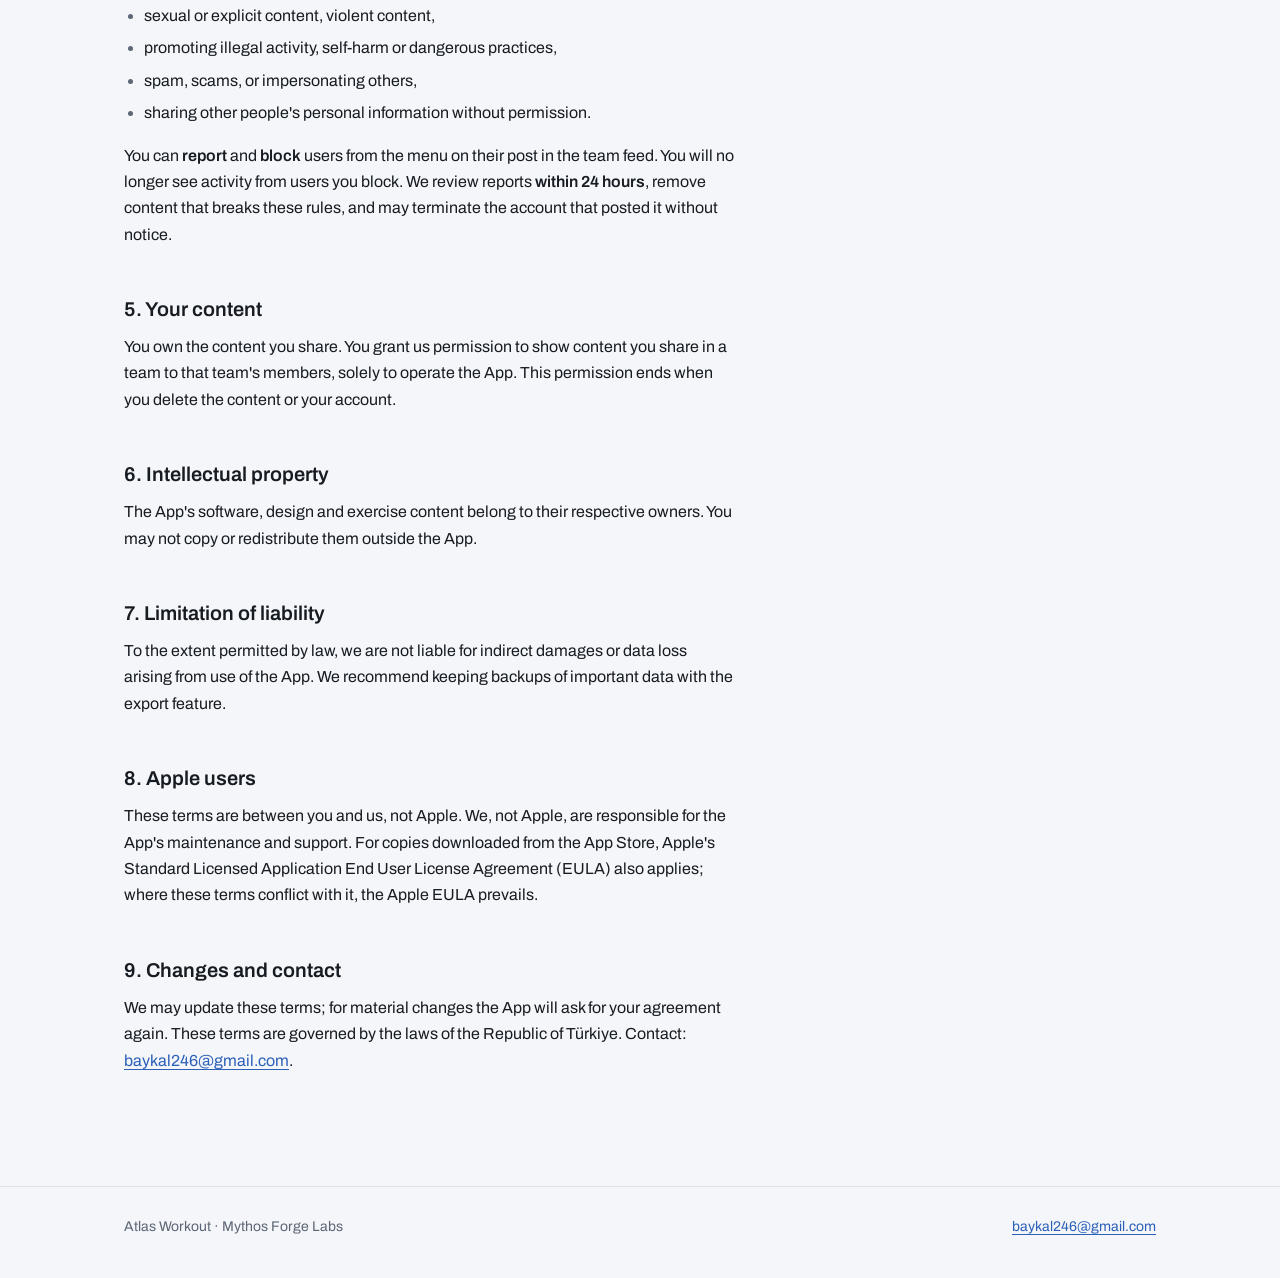
<file: terms.html>
<!doctype html>
<html lang="tr">
<head>
  <meta charset="utf-8">
  <meta name="viewport" content="width=device-width, initial-scale=1">
  <title>Kullanım Koşulları · Atlas Workout</title>
  <meta name="color-scheme" content="light dark">
  <meta name="theme-color" content="#f4f6f9" media="(prefers-color-scheme: light)">
  <meta name="theme-color" content="#161a21" media="(prefers-color-scheme: dark)">
  <link rel="icon" type="image/png" href="icon.png">
  <link rel="apple-touch-icon" href="apple-touch-icon.png">
  <link rel="preload" href="fonts/archivo-400.woff" as="font" type="font/woff" crossorigin>
  <link rel="stylesheet" href="style.css">
</head>
<body>
<a class="skip" href="#main">İçeriğe geç</a>
<header class="site-header">
  <div class="bar">
    <a class="brand" href="index.html"><img src="icon.png" alt="" width="30" height="30">Atlas Workout</a>
    <nav aria-label="Sayfalar">
      <a href="privacy.html">Gizlilik</a>
      <a href="terms.html" aria-current="page">Koşullar</a>
      <a href="delete-account.html">Hesap silme</a>
      <a href="#en" lang="en">English</a>
    </nav>
  </div>
</header>
<main id="main">
<article class="doc">

  <h1>Kullanım Koşulları</h1>
  <p class="meta">Yürürlük tarihi: 30 Eylül 2026</p>

  <p>Atlas Workout'u ("Uygulama") kullanarak bu koşulları kabul etmiş
  olursunuz. Uygulamayı Mete Baykal (Mythos Forge Labs) sunar.</p>

  <h2>1. Hizmet</h2>
  <p>Uygulama antrenman kaydı, program takibi, vücut ölçüsü takibi ve
  isteğe bağlı ekip özellikleri sunar. Temel özellikler hesap olmadan,
  çevrimdışı kullanılabilir. Uygulama ücretsizdir ve olduğu gibi sunulur;
  kesintisiz veya hatasız çalışacağını garanti etmeyiz.</p>

  <h2>2. Sağlık uyarısı</h2>
  <p>Uygulama tıbbi tavsiye vermez. Kalori, vücut yağı ve benzeri
  hesaplamalar tahminidir. Bir egzersiz programına başlamadan önce,
  özellikle bir sağlık sorununuz varsa, bir doktora danışın. Egzersiz
  sırasında ağrı, baş dönmesi veya nefes darlığı hissederseniz hemen durun.</p>

  <h2>3. Hesap</h2>
  <p>Google veya Apple ile giriş yapabilirsiniz. Hesabınızın güvenliğinden
  siz sorumlusunuz. Uygulamayı 13 yaşından küçükler kullanamaz. Hesabınızı
  dilediğiniz zaman uygulama içinden silebilirsiniz.</p>

  <h2>4. Topluluk kuralları: sıfır tolerans</h2>
  <p>Ekipler; ekip adları, görünen adlar, profil fotoğrafları, antrenman
  paylaşımları ve program önerileri gibi kullanıcı içeriği barındırır.
  Aşağıdakilere <strong>kesinlikle izin verilmez</strong>:</p>
  <ul>
    <li>taciz, zorbalık, tehdit veya bir kişiyi hedef alma,</li>
    <li>nefret söylemi; ırk, etnik köken, din, cinsiyet, cinsel yönelim,
    engellilik gibi özelliklere yönelik aşağılama,</li>
    <li>cinsel veya müstehcen içerik, şiddet içeren içerik,</li>
    <li>yasa dışı faaliyetleri, kendine zarar vermeyi veya tehlikeli
    uygulamaları özendirme,</li>
    <li>spam, dolandırıcılık, başkasının kimliğine bürünme,</li>
    <li>başkalarının kişisel bilgilerini izinsiz paylaşma.</li>
  </ul>
  <p>Uygunsuz içerik veya kullanıcıları, ekip akışındaki gönderide yer alan
  menüden <strong>şikayet edebilir</strong> ve <strong>engelleyebilirsiniz</strong>.
  Engellediğiniz kullanıcının etkinliklerini artık görmezsiniz. Şikayetleri
  <strong>24 saat içinde</strong> inceler, kuralları ihlal eden içeriği
  kaldırır ve içeriği gönderen hesabı uyarı vermeden kapatabiliriz.</p>

  <h2>5. İçeriğiniz</h2>
  <p>Paylaştığınız içeriğin sahibi sizsiniz. Ekiplerde paylaştığınız
  içeriği, yalnızca Uygulama'yı çalıştırmak amacıyla ekip üyelerinize
  gösterme izni bize verirsiniz. Bu izin, içeriği veya hesabınızı
  sildiğinizde sona erer.</p>

  <h2>6. Fikri mülkiyet</h2>
  <p>Uygulama'nın yazılımı, tasarımı ve egzersiz içerikleri ilgili hak
  sahiplerine aittir. Bunları Uygulama dışında kopyalayamaz veya
  dağıtamazsınız.</p>

  <h2>7. Sorumluluğun sınırlandırılması</h2>
  <p>Yürürlükteki hukukun izin verdiği ölçüde, Uygulama'nın kullanımından
  doğan dolaylı zararlardan ve veri kaybından sorumlu değiliz. Önemli
  verileriniz için dışa aktarma özelliğiyle yedek almanızı öneririz.</p>

  <h2>8. Apple kullanıcıları</h2>
  <p>Bu koşullar Apple ile değil, sizinle bizim aramızdadır. Uygulama'nın
  bakımından ve desteğinden Apple değil biz sorumluyuz. App Store üzerinden
  indirilen Uygulama için Apple'ın Standart Son Kullanıcı Lisans Sözleşmesi
  (EULA) de geçerlidir; bu koşullar onunla çelişirse Apple EULA'sı esas
  alınır.</p>

  <h2>9. Değişiklikler ve iletişim</h2>
  <p>Koşulları güncelleyebiliriz; önemli değişikliklerde Uygulama sizden
  yeniden onay ister. Bu koşullar Türkiye Cumhuriyeti hukukuna tabidir.
  İletişim: <a href="mailto:baykal246@gmail.com">baykal246@gmail.com</a>.</p>

  <section class="lang" id="en" lang="en">
    <h1>Terms of Use</h1>
    <p class="meta">Effective: 30 September 2026</p>

    <p>By using Atlas Workout (the "App") you agree to these terms. The App
    is provided by Mete Baykal (Mythos Forge Labs).</p>

    <h2>1. The service</h2>
    <p>The App offers workout logging, program tracking, body measurement
    tracking and optional team features. Core features work offline without
    an account. The App is free and provided as is; we do not guarantee it
    will be uninterrupted or error-free.</p>

    <h2>2. Health notice</h2>
    <p>The App does not give medical advice. Calorie, body-fat and similar
    figures are estimates. Consult a doctor before starting an exercise
    program, especially if you have a health condition. Stop immediately if
    you feel pain, dizziness or shortness of breath while exercising.</p>

    <h2>3. Accounts</h2>
    <p>You can sign in with Google or Apple. You are responsible for keeping
    your account secure. The App may not be used by children under 13. You
    can delete your account from inside the App at any time.</p>

    <h2>4. Community rules: zero tolerance</h2>
    <p>Teams contain user content such as team names, display names, profile
    photos, shared workouts and program suggestions. The following is
    <strong>strictly prohibited</strong>:</p>
    <ul>
      <li>harassment, bullying, threats or targeting a person,</li>
      <li>hate speech, or demeaning people based on race, ethnicity,
      religion, gender, sexual orientation, disability or similar
      characteristics,</li>
      <li>sexual or explicit content, violent content,</li>
      <li>promoting illegal activity, self-harm or dangerous practices,</li>
      <li>spam, scams, or impersonating others,</li>
      <li>sharing other people's personal information without
      permission.</li>
    </ul>
    <p>You can <strong>report</strong> and <strong>block</strong> users from
    the menu on their post in the team feed. You will no longer see activity
    from users you block. We review reports <strong>within 24 hours</strong>,
    remove content that breaks these rules, and may terminate the account
    that posted it without notice.</p>

    <h2>5. Your content</h2>
    <p>You own the content you share. You grant us permission to show
    content you share in a team to that team's members, solely to operate
    the App. This permission ends when you delete the content or your
    account.</p>

    <h2>6. Intellectual property</h2>
    <p>The App's software, design and exercise content belong to their
    respective owners. You may not copy or redistribute them outside the
    App.</p>

    <h2>7. Limitation of liability</h2>
    <p>To the extent permitted by law, we are not liable for indirect damages
    or data loss arising from use of the App. We recommend keeping backups
    of important data with the export feature.</p>

    <h2>8. Apple users</h2>
    <p>These terms are between you and us, not Apple. We, not Apple, are
    responsible for the App's maintenance and support. For copies downloaded
    from the App Store, Apple's Standard Licensed Application End User
    License Agreement (EULA) also applies; where these terms conflict with
    it, the Apple EULA prevails.</p>

    <h2>9. Changes and contact</h2>
    <p>We may update these terms; for material changes the App will ask for
    your agreement again. These terms are governed by the laws of the
    Republic of Türkiye. Contact:
    <a href="mailto:baykal246@gmail.com">baykal246@gmail.com</a>.</p>
  </section>
</article>
</main>
<footer class="site-footer">
  <div class="bar">
    <p>Atlas Workout · Mythos Forge Labs</p>
    <p><a href="mailto:baykal246@gmail.com">baykal246@gmail.com</a></p>
  </div>
</footer>
</body>
</html>
</file>
<file: style.css>
/* Atlas Workout legal & support pages.
   Tokens mirror lib/theme/atlas_tokens.dart so the site reads as the app.
   Shape rule: surfaces 14px (AtlasRadius.card), controls 8px (field),
   step counters full-round. */

@font-face {
  font-family: "Archivo";
  src: url("fonts/archivo-400.woff") format("woff");
  font-weight: 400;
  font-display: swap;
}
@font-face {
  font-family: "Archivo";
  src: url("fonts/archivo-600.woff") format("woff");
  font-weight: 600;
  font-display: swap;
}
@font-face {
  font-family: "Archivo Expanded";
  src: url("fonts/archivo-expanded-600.woff") format("woff");
  font-weight: 600;
  font-display: swap;
}

:root {
  --ink: #f4f6f9;
  --surface: #ffffff;
  --line: #dde2ea;
  --fg: #171b22;
  --muted: #5d6675;
  --accent: #2b5fb8;
  --shadow: 0 1px 2px rgb(23 27 34 / 0.06), 0 8px 24px rgb(23 27 34 / 0.06);
  --header-bg: rgb(244 246 249 / 0.86);
  --radius: 14px;
  --radius-sm: 8px;
  --sans: "Archivo", system-ui, -apple-system, "Segoe UI", Roboto, sans-serif;
  --display: "Archivo Expanded", var(--sans);
  color-scheme: light;
}
@media (prefers-color-scheme: dark) {
  :root {
    --ink: #161a21;
    --surface: #1e232c;
    --line: #333a47;
    --fg: #eef1f6;
    --muted: #98a1b0;
    --accent: #6fa2f3;
    --shadow: none;
    --header-bg: rgb(22 26 33 / 0.86);
    color-scheme: dark;
  }
}

* { box-sizing: border-box; }
html { -webkit-text-size-adjust: 100%; scroll-padding-top: 88px; }
@media (prefers-reduced-motion: no-preference) {
  html { scroll-behavior: smooth; }
}

body {
  margin: 0;
  background: var(--ink);
  color: var(--fg);
  font: 400 16px/1.65 var(--sans);
  -webkit-font-smoothing: antialiased;
  min-height: 100dvh;
  display: flex;
  flex-direction: column;
}
main { flex: 1 0 auto; width: 100%; }

a {
  color: var(--accent);
  text-decoration-thickness: 1px;
  text-underline-offset: 3px;
}
a:hover { text-decoration-thickness: 2px; }
:focus-visible {
  outline: 2px solid var(--accent);
  outline-offset: 3px;
  border-radius: 4px;
}

.skip {
  position: absolute;
  left: 16px;
  top: -48px;
  padding: 8px 12px;
  background: var(--surface);
  color: var(--fg);
  border-radius: var(--radius-sm);
  z-index: 20;
}
.skip:focus { top: 12px; }

/* Header */
.site-header {
  position: sticky;
  top: 0;
  z-index: 10;
  background: var(--header-bg);
  backdrop-filter: saturate(160%) blur(12px);
  -webkit-backdrop-filter: saturate(160%) blur(12px);
  border-bottom: 1px solid var(--line);
}
.site-header .bar {
  max-width: 1080px;
  margin: 0 auto;
  padding: 0 24px;
  min-height: 64px;
  display: flex;
  align-items: center;
  justify-content: space-between;
  gap: 24px;
}
.brand {
  display: inline-flex;
  align-items: center;
  gap: 10px;
  color: var(--fg);
  text-decoration: none;
  font: 600 16px/1 var(--display);
  letter-spacing: -0.01em;
  white-space: nowrap;
}
.brand img { width: 30px; height: 30px; border-radius: var(--radius-sm); }
.site-header nav {
  display: flex;
  gap: 4px;
  font-size: 15px;
}
.site-header nav a {
  color: var(--muted);
  text-decoration: none;
  padding: 6px 10px;
  border-radius: var(--radius-sm);
  white-space: nowrap;
  transition: color 0.2s ease, background-color 0.2s ease;
}
.site-header nav a:hover { color: var(--fg); background: var(--surface); }
.site-header nav a[aria-current="page"] { color: var(--fg); font-weight: 600; }

/* Document layout */
main {
  max-width: 1080px;
  margin: 0 auto;
  padding: 56px 24px 96px;
}
.doc { max-width: 68ch; }
.doc > h1,
.lang > h1 {
  font: 600 clamp(28px, 4vw, 40px)/1.12 var(--display);
  letter-spacing: -0.02em;
  margin: 0 0 12px;
  text-wrap: balance;
}
.meta {
  color: var(--muted);
  font-size: 15px;
  margin: 0 0 40px;
}
h2 {
  font: 600 20px/1.3 var(--sans);
  margin: 48px 0 12px;
}
p, ul, ol { margin: 0 0 16px; }
ul, ol { padding-left: 1.25em; }
li { margin: 6px 0; }
li::marker { color: var(--muted); }
strong { font-weight: 600; }
em { font-style: normal; font-weight: 600; }

.lang {
  margin-top: 96px;
  padding-top: 56px;
  border-top: 1px solid var(--line);
}

/* Tables */
.table-wrap {
  margin: 20px 0 24px;
  background: var(--surface);
  border: 1px solid var(--line);
  border-radius: var(--radius);
  box-shadow: var(--shadow);
  overflow-x: auto;
}
table { border-collapse: collapse; width: 100%; min-width: 560px; font-size: 15px; line-height: 1.5; }
th, td { text-align: left; vertical-align: top; padding: 12px 16px; }
th {
  color: var(--muted);
  font-size: 13px;
  font-weight: 600;
  background: var(--ink);
}
tr + tr td { border-top: 1px solid var(--line); }
td:first-child { font-weight: 600; }

/* Numbered steps (account deletion) */
ol.steps {
  list-style: none;
  counter-reset: step;
  padding: 8px 0;
  margin: 16px 0 24px;
  background: var(--surface);
  border: 1px solid var(--line);
  border-radius: var(--radius);
  box-shadow: var(--shadow);
}
ol.steps li {
  counter-increment: step;
  position: relative;
  margin: 0;
  padding: 14px 20px 14px 64px;
}
ol.steps li + li { border-top: 1px solid var(--line); }
ol.steps li::before {
  content: counter(step);
  position: absolute;
  left: 20px;
  top: 13px;
  width: 28px;
  height: 28px;
  border-radius: 999px;
  display: grid;
  place-items: center;
  background: var(--fg);
  color: var(--ink);
  font: 600 14px/1 var(--sans);
  font-variant-numeric: tabular-nums;
}

/* Home */
.home {
  display: grid;
  grid-template-columns: minmax(0, 5fr) minmax(0, 6fr);
  gap: 32px 64px;
  align-items: start;
}
.home-intro img {
  width: 72px;
  height: 72px;
  border-radius: 18px;
  box-shadow: var(--shadow);
  margin-bottom: 28px;
}
.home-intro h1 {
  font: 600 clamp(34px, 5vw, 52px)/1.05 var(--display);
  letter-spacing: -0.025em;
  margin: 0 0 16px;
}
.home-intro p {
  color: var(--muted);
  font-size: 18px;
  max-width: 38ch;
  margin: 0;
}
.home-intro p span { display: block; }

.links {
  list-style: none;
  padding: 0;
  margin: 0;
  background: var(--surface);
  border: 1px solid var(--line);
  border-radius: var(--radius);
  box-shadow: var(--shadow);
  overflow: hidden;
}
.links li { margin: 0; }
.links li + li { border-top: 1px solid var(--line); }
.links a {
  display: grid;
  grid-template-columns: 1fr auto;
  align-items: center;
  gap: 16px;
  padding: 20px 24px;
  color: var(--fg);
  text-decoration: none;
  transition: background-color 0.2s ease;
}
.links a:hover { background: var(--ink); }
.links a:focus-visible { outline-offset: -3px; border-radius: 0; }
.links strong { display: block; font-size: 18px; line-height: 1.3; }
.links small { display: block; color: var(--muted); font-size: 15px; }
.links .arrow {
  color: var(--muted);
  font-size: 20px;
  transition: transform 0.25s cubic-bezier(0.16, 1, 0.3, 1), color 0.2s ease;
}
.links a:hover .arrow { color: var(--fg); transform: translateX(4px); }

.support { grid-column: 2; padding: 0 24px; }
.support h2 { font-size: 16px; margin: 0 0 4px; }
.support p { color: var(--muted); margin: 0; }

/* Footer */
.site-footer { border-top: 1px solid var(--line); }
.site-footer .bar {
  max-width: 1080px;
  margin: 0 auto;
  padding: 28px 24px 40px;
  display: flex;
  flex-wrap: wrap;
  justify-content: space-between;
  gap: 8px 24px;
  color: var(--muted);
  font-size: 14px;
}
.site-footer p { margin: 0; }

@media (max-width: 767px) {
  .site-header .bar {
    flex-direction: column;
    align-items: flex-start;
    gap: 4px;
    padding: 12px 16px 6px;
  }
  .site-header nav {
    width: calc(100% + 10px);
    margin-left: -10px;
    overflow-x: auto;
    scrollbar-width: none;
  }
  main { padding: 40px 16px 72px; }
  .home { grid-template-columns: 1fr; gap: 32px; }
  .support { grid-column: auto; padding: 0 4px; }
  .links a { padding: 18px 20px; }
  .lang { margin-top: 72px; padding-top: 40px; }
  .site-footer .bar { padding: 24px 16px 32px; flex-direction: column; }
}

@media (prefers-reduced-motion: reduce) {
  *, *::before, *::after { transition: none !important; }
}
@media (prefers-reduced-transparency: reduce) {
  .site-header { background: var(--ink); backdrop-filter: none; -webkit-backdrop-filter: none; }
}
</file>
